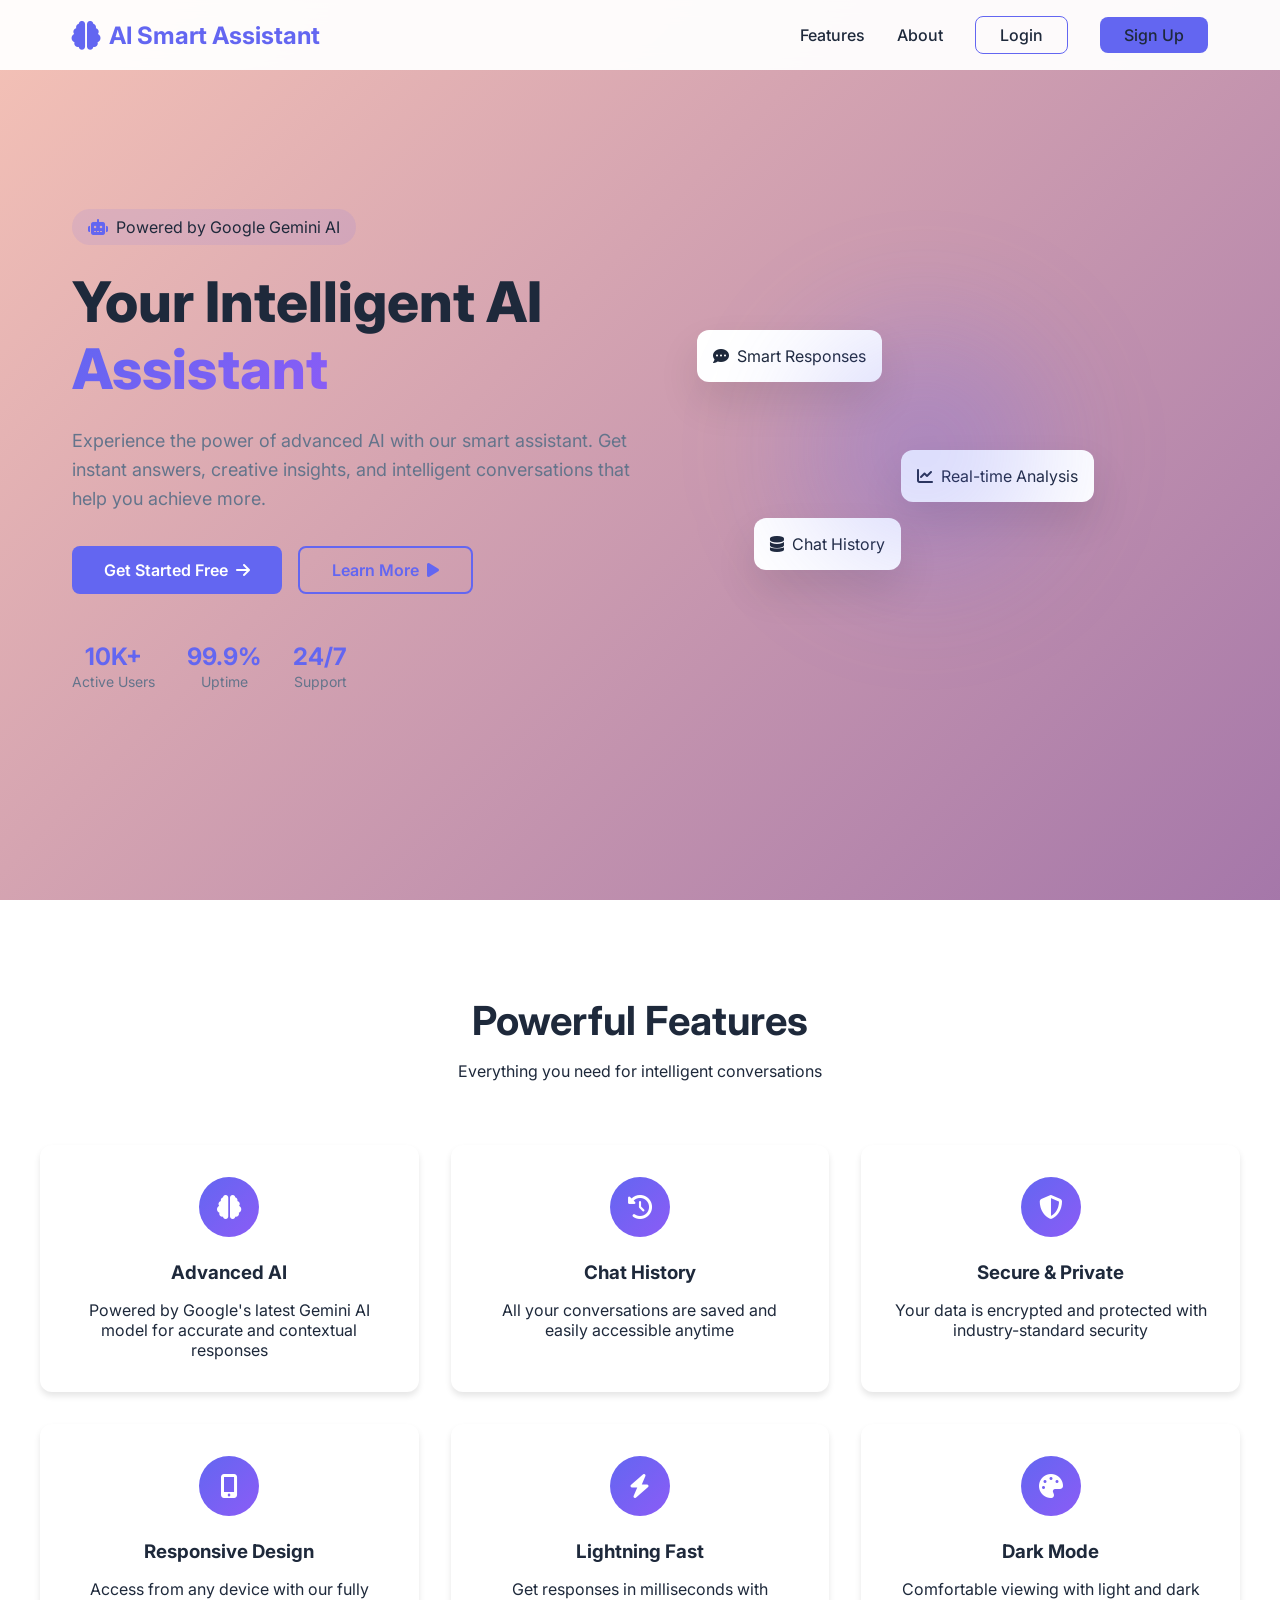
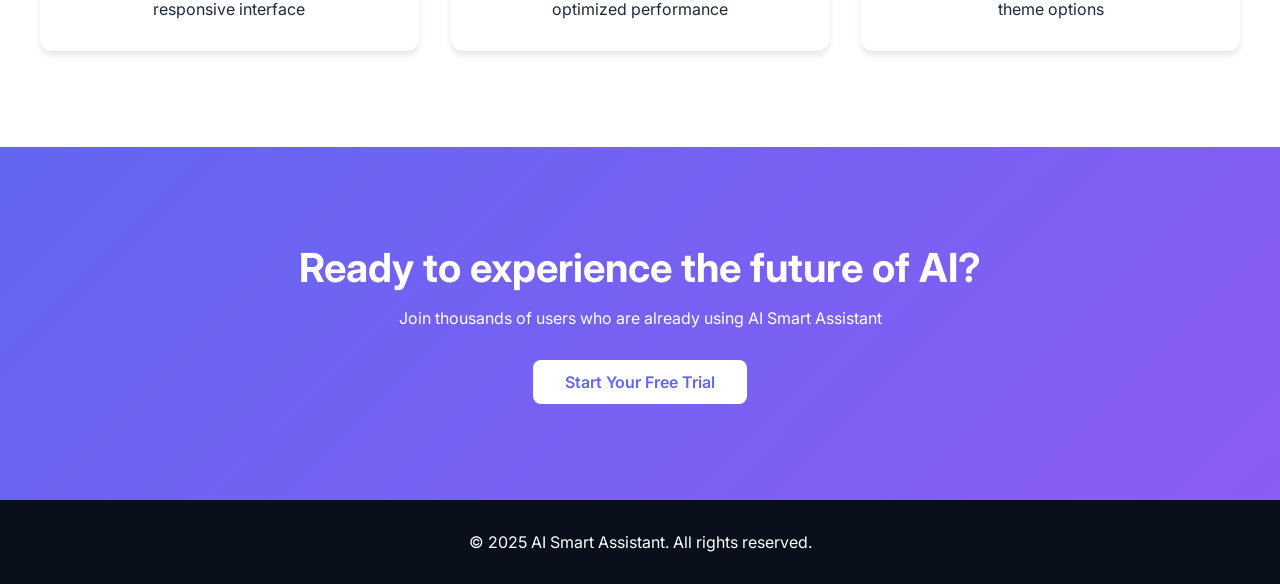
<file: frontend/index.html>
<!DOCTYPE html>
<html lang="en">
<head>
    <meta charset="UTF-8">
    <meta name="viewport" content="width=device-width, initial-scale=1.0">
    <title>AI Smart Assistant | Your Intelligent AI Companion</title>
    <link rel="stylesheet" href="css/style.css">
    <link href="https://fonts.googleapis.com/css2?family=Inter:wght@300;400;500;600;700;800&display=swap" rel="stylesheet">
    <link rel="stylesheet" href="https://cdnjs.cloudflare.com/ajax/libs/font-awesome/6.4.0/css/all.min.css">
</head>
<body>
    <!-- Navigation -->
    <nav class="navbar">
        <div class="nav-container">
            <div class="nav-logo">
                <i class="fas fa-brain"></i>
                <span>AI Smart Assistant</span>
            </div>
            <div class="nav-links">
                <a href="#features">Features</a>
                <a href="#about">About</a>
                <a href="login.html" class="btn-login">Login</a>
                <a href="signup.html" class="btn-signup">Sign Up</a>
            </div>
            <button class="nav-hamburger" id="navHamburger" aria-label="Open menu" aria-expanded="false">
                <span></span><span></span><span></span>
            </button>
        </div>
    </nav>

    <!-- Mobile Nav Drawer -->
    <div class="mobile-nav-drawer" id="mobileNavDrawer" aria-hidden="true">
        <div class="mobile-nav-backdrop" id="mobileNavBackdrop"></div>
        <nav class="mobile-nav-panel">
            <a href="#features"><i class="fas fa-bolt"></i> Features</a>
            <a href="#about"><i class="fas fa-info-circle"></i> About</a>
            <a href="login.html" class="btn-login"><i class="fas fa-sign-in-alt"></i> Login</a>
            <a href="signup.html" class="btn-signup"><i class="fas fa-user-plus"></i> Sign Up</a>
        </nav>
    </div>

    <!-- Hero Section -->
    <section class="hero">
        <div class="hero-content">
            <div class="hero-badge">
                <i class="fas fa-robot"></i>
                <span>Powered by Google Gemini AI</span>
            </div>
            <h1 class="hero-title">
                Your Intelligent AI
                <span class="gradient-text">Assistant</span>
            </h1>
            <p class="hero-description">
                Experience the power of advanced AI with our smart assistant. Get instant answers, 
                creative insights, and intelligent conversations that help you achieve more.
            </p>
            <div class="hero-buttons">
                <a href="signup.html" class="btn-primary">
                    Get Started Free
                    <i class="fas fa-arrow-right"></i>
                </a>
                <a href="#features" class="btn-secondary">
                    Learn More
                    <i class="fas fa-play"></i>
                </a>
            </div>
            <div class="hero-stats">
                <div class="stat">
                    <span class="stat-number">10K+</span>
                    <span class="stat-label">Active Users</span>
                </div>
                <div class="stat">
                    <span class="stat-number">99.9%</span>
                    <span class="stat-label">Uptime</span>
                </div>
                <div class="stat">
                    <span class="stat-number">24/7</span>
                    <span class="stat-label">Support</span>
                </div>
            </div>
        </div>
        <div class="hero-image">
            <div class="floating-card card-1">
                <i class="fas fa-comment-dots"></i>
                <span>Smart Responses</span>
            </div>
            <div class="floating-card card-2">
                <i class="fas fa-chart-line"></i>
                <span>Real-time Analysis</span>
            </div>
            <div class="floating-card card-3">
                <i class="fas fa-database"></i>
                <span>Chat History</span>
            </div>
            <div class="hero-glow"></div>
        </div>
    </section>

    <!-- Features Section -->
    <section id="features" class="features">
        <div class="container">
            <div class="section-header">
                <h2>Powerful Features</h2>
                <p>Everything you need for intelligent conversations</p>
            </div>
            <div class="features-grid">
                <div class="feature-card">
                    <div class="feature-icon">
                        <i class="fas fa-brain"></i>
                    </div>
                    <h3>Advanced AI</h3>
                    <p>Powered by Google's latest Gemini AI model for accurate and contextual responses</p>
                </div>
                <div class="feature-card">
                    <div class="feature-icon">
                        <i class="fas fa-history"></i>
                    </div>
                    <h3>Chat History</h3>
                    <p>All your conversations are saved and easily accessible anytime</p>
                </div>
                <div class="feature-card">
                    <div class="feature-icon">
                        <i class="fas fa-shield-alt"></i>
                    </div>
                    <h3>Secure & Private</h3>
                    <p>Your data is encrypted and protected with industry-standard security</p>
                </div>
                <div class="feature-card">
                    <div class="feature-icon">
                        <i class="fas fa-mobile-alt"></i>
                    </div>
                    <h3>Responsive Design</h3>
                    <p>Access from any device with our fully responsive interface</p>
                </div>
                <div class="feature-card">
                    <div class="feature-icon">
                        <i class="fas fa-bolt"></i>
                    </div>
                    <h3>Lightning Fast</h3>
                    <p>Get responses in milliseconds with optimized performance</p>
                </div>
                <div class="feature-card">
                    <div class="feature-icon">
                        <i class="fas fa-palette"></i>
                    </div>
                    <h3>Dark Mode</h3>
                    <p>Comfortable viewing with light and dark theme options</p>
                </div>
            </div>
        </div>
    </section>

    <!-- CTA Section -->
    <section class="cta">
        <div class="container">
            <h2>Ready to experience the future of AI?</h2>
            <p>Join thousands of users who are already using AI Smart Assistant</p>
            <a href="signup.html" class="btn-primary">Start Your Free Trial</a>
        </div>
    </section>

    <!-- Footer -->
    <footer class="footer">
        <div class="container">
            <p>&copy; 2025 AI Smart Assistant. All rights reserved.</p>
        </div>
    </footer>

    <script src="js/utils.js"></script>
    <script>
        const hamburger = document.getElementById('navHamburger');
        const drawer = document.getElementById('mobileNavDrawer');
        const backdrop = document.getElementById('mobileNavBackdrop');

        function toggleNav(open) {
            hamburger.classList.toggle('open', open);
            drawer.classList.toggle('open', open);
            drawer.setAttribute('aria-hidden', String(!open));
            hamburger.setAttribute('aria-expanded', String(open));
            document.body.style.overflow = open ? 'hidden' : '';
        }

        hamburger.addEventListener('click', () => toggleNav(!drawer.classList.contains('open')));
        backdrop.addEventListener('click', () => toggleNav(false));
        drawer.querySelectorAll('a').forEach(a => a.addEventListener('click', () => toggleNav(false)));
    </script>
</body>
</html>
</file>
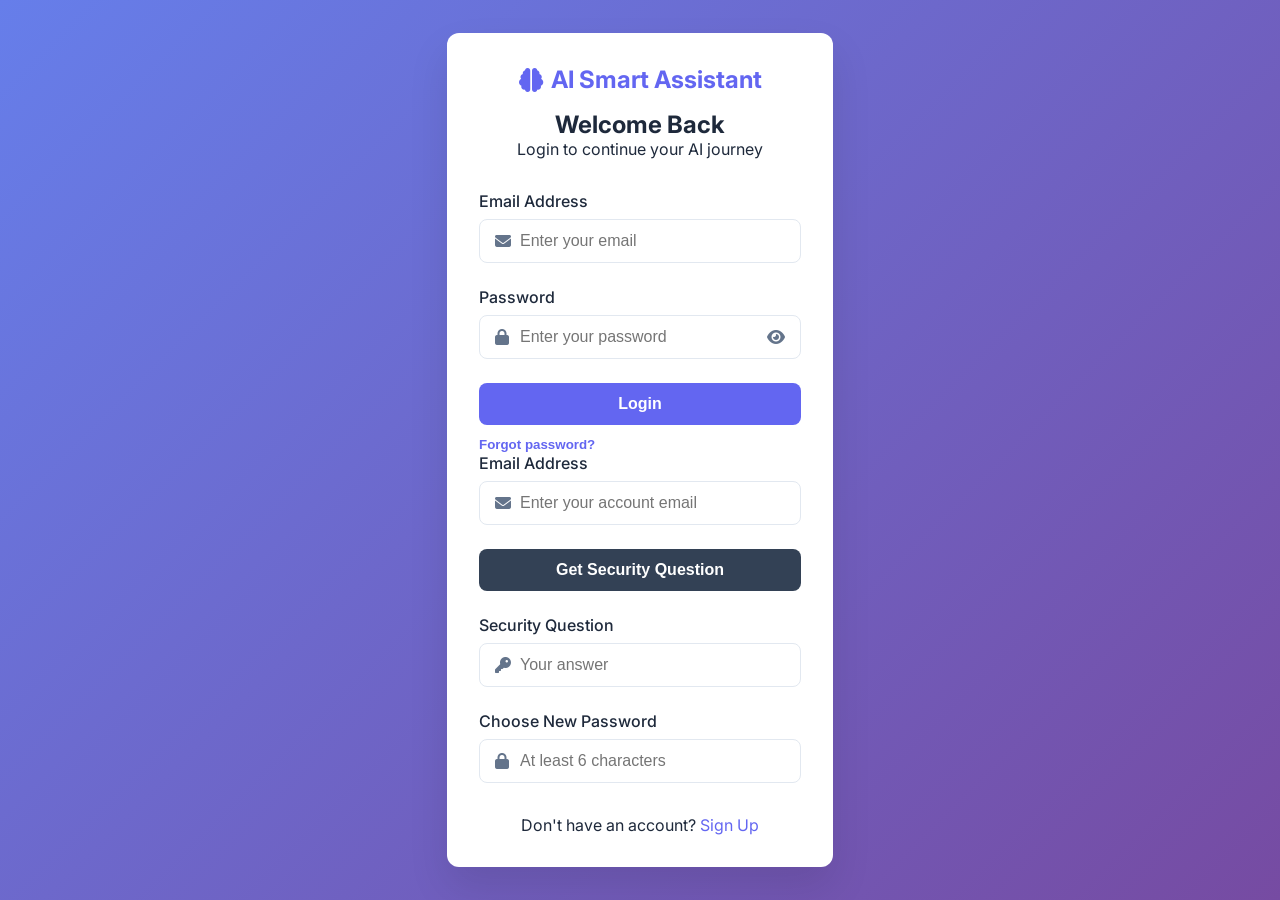
<file: frontend/dashboard.html>
<!DOCTYPE html>
<html lang="en">
<head>
    <meta charset="UTF-8">
    <meta name="viewport" content="width=device-width, initial-scale=1.0">
    <title>Dashboard - AI Smart Assistant</title>
    <link rel="stylesheet" href="css/style.css">
    <link href="https://fonts.googleapis.com/css2?family=Inter:wght@300;400;500;600;700;800&display=swap" rel="stylesheet">
    <link rel="stylesheet" href="https://cdnjs.cloudflare.com/ajax/libs/font-awesome/6.4.0/css/all.min.css">
</head>
<body class="dashboard-page">
    <button id="mobileMenuBtn" class="mobile-menu-btn" aria-label="Open menu">
        <i class="fas fa-bars"></i>
    </button>
    <div id="sidebarOverlay" class="sidebar-overlay"></div>

    <div class="dashboard-container">
        <!-- Sidebar -->
        <aside class="sidebar">
            <div class="sidebar-header">
                <div class="logo">
                    <i class="fas fa-brain"></i>
                    <span>AI Assistant</span>
                </div>
                <button id="newChatBtn" class="new-chat-btn">
                    <i class="fas fa-plus"></i>
                    New Chat
                </button>
            </div>
            
            <div class="sidebar-content">
                <div class="history-header">
                    <i class="fas fa-history"></i>
                    <span>Recent Chats</span>
                </div>
                <div class="history-tools">
                    <input id="chatSearchInput" type="text" placeholder="Search chats...">
                </div>
                <div id="chatHistoryList" class="chat-history-list">
                    <!-- Chat history items will be loaded here -->
                </div>

                <div class="groups-panel">
                    <div class="history-header">
                        <i class="fas fa-user-group"></i>
                        <span>Private Groups</span>
                    </div>
                    <div class="group-actions">
                        <button id="createGroupBtn" class="header-action-btn small">Create Group</button>
                        <button id="joinGroupBtn" class="header-action-btn small">Join via Link</button>
                    </div>
                    <div class="group-actions">
                        <button id="exitGroupBtn" class="header-action-btn small">Exit Group</button>
                        <button id="deleteGroupBtn" class="header-action-btn small stop">Delete Group</button>
                    </div>
                    <div id="groupList" class="chat-history-list"></div>
                </div>
            </div>
            
            <div class="sidebar-footer">
                <a href="profile.html" class="profile-link">
                    <i class="fas fa-user-gear"></i>
                    Profile
                </a>
                <div class="theme-picker">
                    <label for="chatThemeSelect">Chat Theme</label>
                    <select id="chatThemeSelect">
                        <option value="indigo">Indigo</option>
                        <option value="ocean">Ocean</option>
                        <option value="forest">Forest</option>
                        <option value="sunset">Sunset</option>
                        <option value="mono">Mono</option>
                    </select>
                </div>
                <div class="theme-toggle" id="themeToggle">
                    <i class="fas fa-moon"></i>
                    <span>Dark Mode</span>
                </div>
                <button id="logoutBtn" class="logout-btn">
                    <i class="fas fa-sign-out-alt"></i>
                    Logout
                </button>
            </div>
        </aside>
        
        <!-- Main Chat Area -->
        <main class="chat-area">
            <div class="chat-header">
                <div class="user-info">
                    <i class="fas fa-user-circle"></i>
                    <span id="usernameDisplay"></span>
                </div>
                <div id="responseTimer" class="response-timer" hidden>
                    <i class="fas fa-clock"></i>
                    <span id="responseTimerValue">0.0s</span>
                </div>
                <div class="chat-actions">
                    <button id="attachDocBtn" class="header-action-btn" title="Upload document">
                        <i class="fas fa-file-upload"></i>
                        Upload
                    </button>
                    <button id="uploadGroupImageBtn" class="header-action-btn" title="Upload image in group">
                        <i class="fas fa-image"></i>
                        Group Image
                    </button>
                    <button id="createImageBtn" class="header-action-btn" title="Generate image">
                        <i class="fas fa-image"></i>
                        Image
                    </button>
                    <button id="voiceInputBtn" class="header-action-btn" title="Voice input">
                        <i class="fas fa-microphone"></i>
                        Voice
                    </button>
                    <button id="voiceReadBtn" class="header-action-btn" title="Read latest reply">
                        <i class="fas fa-volume-high"></i>
                        Speak
                    </button>
                    <input id="docInput" type="file" accept=".txt,.md,.csv,.json,.py,.js,.ts,.html,.css,.xml,.yaml,.yml,.pdf,.doc,.docx" hidden>
                    <input id="groupImageInput" type="file" accept="image/png,image/jpeg,image/webp,image/gif" hidden>
                    <button id="regenerateBtn" class="header-action-btn" title="Regenerate last response">
                        <i class="fas fa-rotate-right"></i>
                        Regenerate
                    </button>
                    <button id="stopBtn" class="header-action-btn stop" title="Stop generating" disabled>
                        <i class="fas fa-stop"></i>
                        Stop
                    </button>
                </div>
            </div>
            
            <div id="chatMessages" class="chat-messages">
                <div class="welcome-message">
                    <div class="welcome-icon">
                        <i class="fas fa-robot"></i>
                    </div>
                    <h3>Welcome to AI Smart Assistant</h3>
                    <p>Try a suggested prompt or upload a document to ask questions about it.</p>
                    <div class="quick-actions">
                        <button class="quick-prompt" data-prompt="Summarize my latest conversation in bullet points.">Summarize chat</button>
                        <button class="quick-prompt" data-prompt="Help me write a polished email response.">Draft an email</button>
                        <button class="quick-prompt" data-prompt="Give me a step-by-step plan to solve my current problem.">Create a plan</button>
                    </div>
                </div>
            </div>
            
            <div class="chat-input-container">
                <div class="input-wrapper">
                    <textarea id="userInput" placeholder="Ask me anything..." rows="1"></textarea>
                    <button id="sendBtn" class="send-btn">
                        <i class="fas fa-paper-plane"></i>
                    </button>
                </div>
                <div class="input-hint">
                    Press Enter to send, Shift + Enter for new line
                </div>
            </div>
        </main>
    </div>

    <div id="toast" class="toast"></div>
    <script src="https://cdn.socket.io/4.7.5/socket.io.min.js"></script>
    <script src="js/utils.js"></script>
    <script src="js/chat.js"></script>
</body>
</html>
</file>
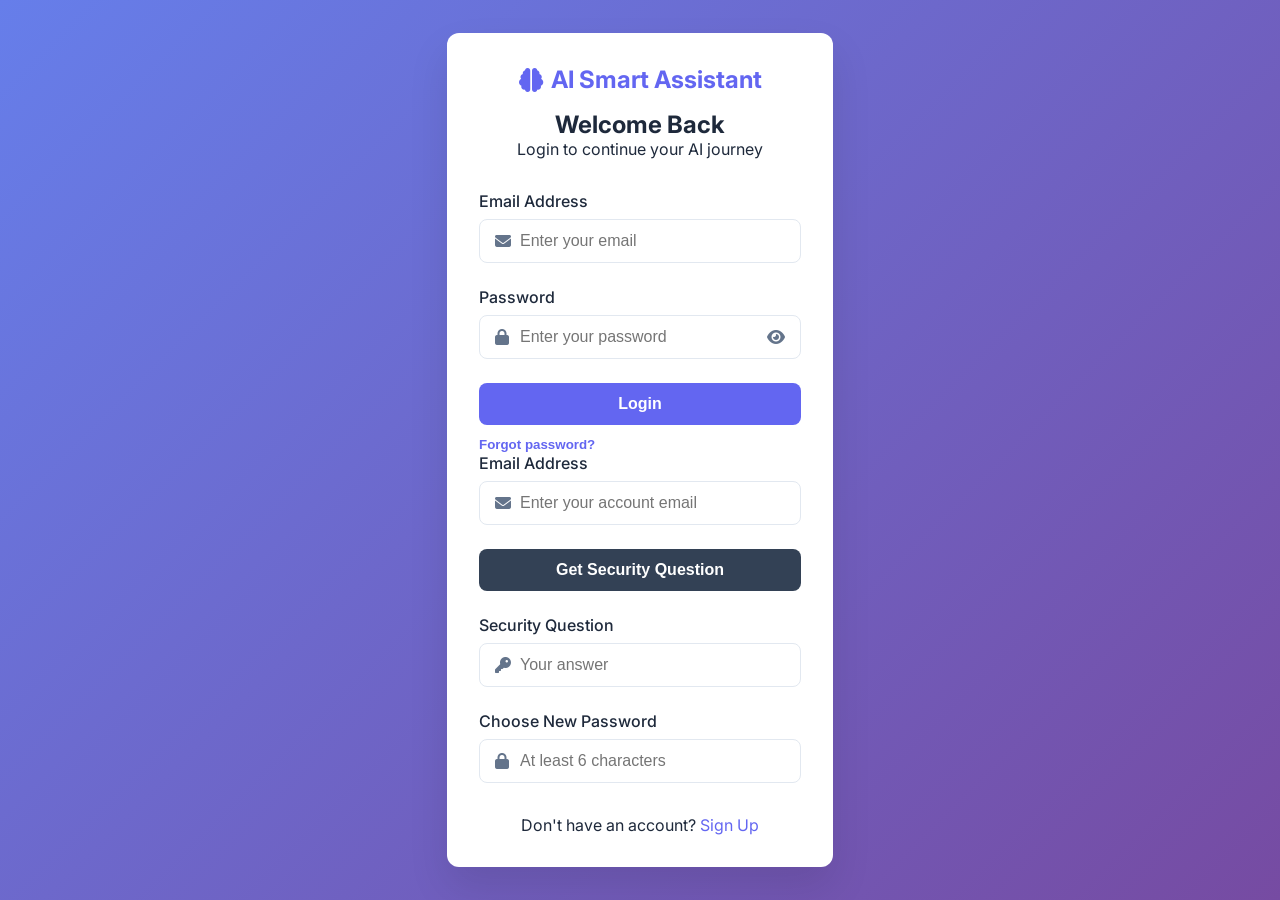
<file: frontend/login.html>
<!DOCTYPE html>
<html lang="en">
<head>
    <meta charset="UTF-8">
    <meta name="viewport" content="width=device-width, initial-scale=1.0">
    <title>Login - AI Smart Assistant</title>
    <link rel="stylesheet" href="css/style.css">
    <link href="https://fonts.googleapis.com/css2?family=Inter:wght@300;400;500;600;700;800&display=swap" rel="stylesheet">
    <link rel="stylesheet" href="https://cdnjs.cloudflare.com/ajax/libs/font-awesome/6.4.0/css/all.min.css">
</head>
<body class="auth-page">
    <div class="auth-container">
        <div class="auth-card">
            <div class="auth-header">
                <div class="auth-logo">
                    <i class="fas fa-brain"></i>
                    <span>AI Smart Assistant</span>
                </div>
                <h2>Welcome Back</h2>
                <p>Login to continue your AI journey</p>
            </div>
            
            <form id="loginForm" class="auth-form">
                <div class="form-group">
                    <label for="email">Email Address</label>
                    <div class="input-group">
                        <i class="fas fa-envelope"></i>
                        <input type="email" id="email" name="email" required placeholder="Enter your email">
                    </div>
                </div>
                
                <div class="form-group">
                    <label for="password">Password</label>
                    <div class="input-group">
                        <i class="fas fa-lock"></i>
                        <input type="password" id="password" name="password" required placeholder="Enter your password">
                        <i class="fas fa-eye toggle-password"></i>
                    </div>
                </div>
                
                <button type="submit" class="btn-submit">Login</button>
            </form>

            <button id="toggleForgotPassword" type="button" class="text-link-btn">Forgot password?</button>

            <form id="forgotPasswordForm" class="auth-form" hidden>
                <div class="form-group">
                    <label for="recoveryEmail">Email Address</label>
                    <div class="input-group">
                        <i class="fas fa-envelope"></i>
                        <input type="email" id="recoveryEmail" name="recoveryEmail" placeholder="Enter your account email">
                    </div>
                </div>

                <button id="getSecurityQuestionBtn" type="button" class="btn-submit secondary-btn">Get Security Question</button>

                <div id="securityQuestionWrap" class="form-group" hidden>
                    <label id="securityQuestionLabel" for="securityAnswer">Security Question</label>
                    <div class="input-group">
                        <i class="fas fa-key"></i>
                        <input type="text" id="securityAnswer" name="securityAnswer" placeholder="Your answer">
                    </div>
                </div>

                <div id="newPasswordWrap" class="form-group" hidden>
                    <label for="newPassword">Choose New Password</label>
                    <div class="input-group">
                        <i class="fas fa-lock"></i>
                        <input type="password" id="newPassword" name="newPassword" placeholder="At least 6 characters">
                    </div>
                </div>

                <button id="resetPasswordBtn" type="submit" class="btn-submit" hidden>Reset Password</button>
            </form>
            
            <div class="auth-footer">
                <p>Don't have an account? <a href="signup.html">Sign Up</a></p>
            </div>
        </div>
    </div>
    
    <div id="toast" class="toast"></div>
    <script src="js/auth.js"></script>
</body>
</html>
</file>
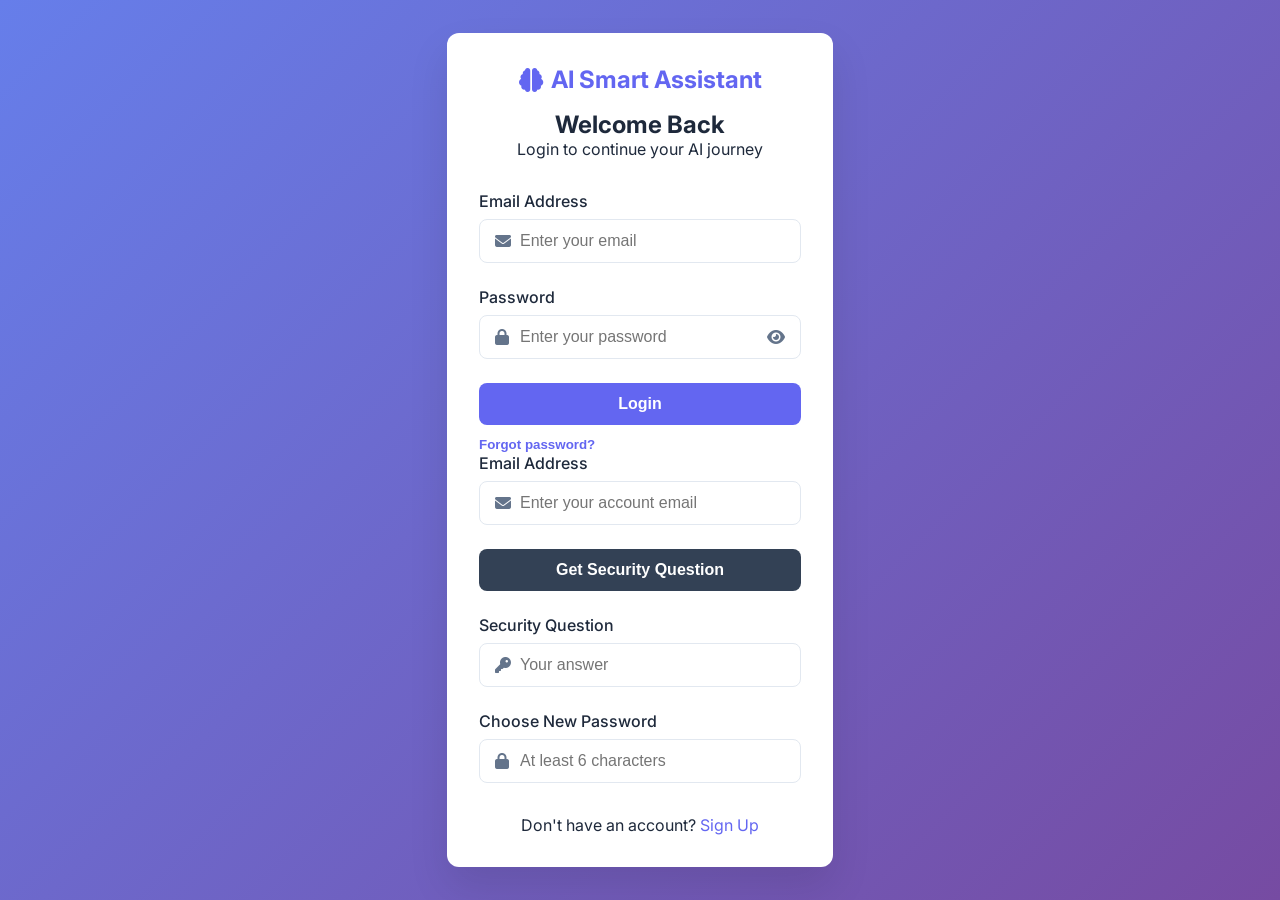
<file: frontend/profile.html>
<!DOCTYPE html>
<html lang="en">
<head>
    <meta charset="UTF-8">
    <meta name="viewport" content="width=device-width, initial-scale=1.0">
    <title>Profile - AI Smart Assistant</title>
    <link rel="stylesheet" href="css/style.css">
    <link href="https://fonts.googleapis.com/css2?family=Inter:wght@300;400;500;600;700;800&display=swap" rel="stylesheet">
    <link rel="stylesheet" href="https://cdnjs.cloudflare.com/ajax/libs/font-awesome/6.4.0/css/all.min.css">
</head>
<body class="profile-page">
    <div class="profile-container">
        <div class="profile-card">
            <h1>Your Profile</h1>
            <p class="profile-subtitle">Update your display name, avatar, and timezone preferences.</p>

            <img id="avatarPreview" class="profile-avatar-preview" src="" alt="Avatar preview" hidden>

            <form id="profileForm" class="profile-form">
                <div>
                    <label for="username">Display Name</label>
                    <input id="username" name="username" type="text" required minlength="3" placeholder="Your name">
                </div>

                <div>
                    <label for="email">Email</label>
                    <input id="email" name="email" type="email" readonly>
                </div>

                <div>
                    <label for="avatar">Avatar URL</label>
                    <input id="avatar" name="avatar" type="url" placeholder="https://example.com/avatar.png">
                </div>

                <div>
                    <label for="timezone">Timezone</label>
                    <select id="timezone" name="timezone"></select>
                </div>

                <div class="profile-actions">
                    <button type="submit" class="btn-submit">Save Profile</button>
                    <a class="profile-back" href="dashboard.html">Back to Dashboard</a>
                </div>
            </form>

            <div class="sessions-card">
                <h2>Device Sessions</h2>
                <p class="profile-subtitle">Manage where your account is logged in.</p>
                <button id="revokeAllSessionsBtn" type="button" class="btn-submit secondary-btn">Logout All Devices</button>
                <div id="sessionList" class="session-list"></div>
            </div>
        </div>
    </div>

    <div id="toast" class="toast"></div>
    <script src="js/utils.js"></script>
    <script src="js/profile.js"></script>
</body>
</html>
</file>
<file: frontend/css/style.css>
:root {
    --primary-color: #6366f1;
    --primary-dark: #4f46e5;
    --secondary-color: #8b5cf6;
    --dark-bg: #0f172a;
    --darker-bg: #0a0f1c;
    --light-bg: #ffffff;
    --card-bg: rgba(255, 255, 255, 0.05);
    --text-light: #f1f5f9;
    --text-dark: #1e293b;
    --text-gray: #64748b;
    --success: #10b981;
    --error: #ef4444;
    --warning: #f59e0b;
    --border-radius: 12px;
    --glass-bg: rgba(255, 255, 255, 0.1);
    --glass-border: rgba(255, 255, 255, 0.2);
}

* {
    margin: 0;
    padding: 0;
    box-sizing: border-box;
}

body {
    font-family: 'Inter', sans-serif;
    background: linear-gradient(135deg, #f5c2b6 0%, #764ba2 100%);
    color: var(--text-dark);
    overflow-x: hidden;
}

/* Glassmorphism Effects */
.glass-card {
    background: var(--glass-bg);
    backdrop-filter: blur(10px);
    border: 1px solid var(--glass-border);
    border-radius: var(--border-radius);
}

/* Navbar */
.navbar {
    position: fixed;
    top: 0;
    width: 100%;
    padding: 1rem 0;
    background: rgba(255, 255, 255, 0.95);
    backdrop-filter: blur(10px);
    z-index: 1000;
    transition: all 0.3s ease;
}

.nav-container {
    max-width: 1200px;
    margin: 0 auto;
    padding: 0 2rem;
    display: flex;
    justify-content: space-between;
    align-items: center;
}

.nav-logo {
    display: flex;
    align-items: center;
    gap: 0.5rem;
    font-size: 1.5rem;
    font-weight: bold;
    color: var(--primary-color);
}

.nav-logo i {
    font-size: 1.8rem;
}

.nav-links {
    display: flex;
    gap: 2rem;
    align-items: center;
}

.nav-links a {
    text-decoration: none;
    color: var(--text-dark);
    font-weight: 500;
    transition: color 0.3s;
}

.nav-links a:hover {
    color: var(--primary-color);
}

.btn-login, .btn-signup {
    padding: 0.5rem 1.5rem;
    border-radius: 8px;
    transition: all 0.3s;
}

.btn-login {
    color: var(--primary-color);
    border: 1px solid var(--primary-color);
}

.btn-login:hover {
    background: var(--primary-color);
    color: white;
}

.btn-signup {
    background: var(--primary-color);
    color: white;
}

.btn-signup:hover {
    background: var(--primary-dark);
    transform: translateY(-2px);
}

/* Hero Section */
.hero {
    min-height: 100vh;
    display: flex;
    align-items: center;
    justify-content: space-between;
    max-width: 1200px;
    margin: 0 auto;
    padding: 6rem 2rem;
    position: relative;
}

.hero-content {
    flex: 1;
    animation: fadeInUp 1s ease;
}

.hero-badge {
    display: inline-flex;
    align-items: center;
    gap: 0.5rem;
    background: rgba(99, 102, 241, 0.1);
    padding: 0.5rem 1rem;
    border-radius: 50px;
    margin-bottom: 1.5rem;
}

.hero-badge i {
    color: var(--primary-color);
}

.hero-title {
    font-size: 3.5rem;
    font-weight: 800;
    line-height: 1.2;
    margin-bottom: 1.5rem;
}

.gradient-text {
    background: linear-gradient(135deg, var(--primary-color), var(--secondary-color));
    -webkit-background-clip: text;
    -webkit-text-fill-color: transparent;
    background-clip: text;
}

.hero-description {
    font-size: 1.125rem;
    color: var(--text-gray);
    margin-bottom: 2rem;
    line-height: 1.6;
}

.hero-buttons {
    display: flex;
    gap: 1rem;
    margin-bottom: 3rem;
}

.btn-primary, .btn-secondary {
    padding: 0.75rem 2rem;
    border-radius: 8px;
    text-decoration: none;
    font-weight: 600;
    transition: all 0.3s;
    display: inline-flex;
    align-items: center;
    gap: 0.5rem;
}

.btn-primary {
    background: var(--primary-color);
    color: white;
}

.btn-primary:hover {
    background: var(--primary-dark);
    transform: translateY(-2px);
    box-shadow: 0 10px 25px rgba(99, 102, 241, 0.3);
}

.btn-secondary {
    border: 2px solid var(--primary-color);
    color: var(--primary-color);
}

.btn-secondary:hover {
    background: var(--primary-color);
    color: white;
}

.hero-stats {
    display: flex;
    gap: 2rem;
}

.stat {
    text-align: center;
}

.stat-number {
    display: block;
    font-size: 1.5rem;
    font-weight: bold;
    color: var(--primary-color);
}

.stat-label {
    font-size: 0.875rem;
    color: var(--text-gray);
}

.hero-image {
    flex: 1;
    position: relative;
    height: 400px;
}

.floating-card {
    position: absolute;
    background: white;
    padding: 1rem;
    border-radius: 12px;
    box-shadow: 0 20px 40px rgba(0, 0, 0, 0.1);
    display: flex;
    align-items: center;
    gap: 0.5rem;
    animation: float 3s ease-in-out infinite;
}

.card-1 {
    top: 20%;
    left: 10%;
    animation-delay: 0s;
}

.card-2 {
    top: 50%;
    right: 20%;
    animation-delay: 1s;
}

.card-3 {
    bottom: 20%;
    left: 20%;
    animation-delay: 2s;
}

.hero-glow {
    position: absolute;
    width: 300px;
    height: 300px;
    background: radial-gradient(circle, rgba(99, 102, 241, 0.3), transparent);
    border-radius: 50%;
    top: 50%;
    left: 50%;
    transform: translate(-50%, -50%);
    filter: blur(50px);
}

/* Features Section */
.features {
    padding: 6rem 2rem;
    background: var(--light-bg);
}

.container {
    max-width: 1200px;
    margin: 0 auto;
}

.section-header {
    text-align: center;
    margin-bottom: 4rem;
}

.section-header h2 {
    font-size: 2.5rem;
    margin-bottom: 1rem;
}

.features-grid {
    display: grid;
    grid-template-columns: repeat(auto-fit, minmax(300px, 1fr));
    gap: 2rem;
}

.feature-card {
    background: white;
    padding: 2rem;
    border-radius: var(--border-radius);
    text-align: center;
    transition: all 0.3s;
    box-shadow: 0 4px 6px rgba(0, 0, 0, 0.1);
}

.feature-card:hover {
    transform: translateY(-10px);
    box-shadow: 0 20px 40px rgba(0, 0, 0, 0.1);
}

.feature-icon {
    width: 60px;
    height: 60px;
    background: linear-gradient(135deg, var(--primary-color), var(--secondary-color));
    border-radius: 50%;
    display: flex;
    align-items: center;
    justify-content: center;
    margin: 0 auto 1.5rem;
}

.feature-icon i {
    font-size: 1.5rem;
    color: white;
}

.feature-card h3 {
    margin-bottom: 1rem;
}

/* CTA Section */
.cta {
    padding: 6rem 2rem;
    background: linear-gradient(135deg, var(--primary-color), var(--secondary-color));
    text-align: center;
    color: white;
}

.cta h2 {
    font-size: 2.5rem;
    margin-bottom: 1rem;
}

.cta p {
    margin-bottom: 2rem;
}

.cta .btn-primary {
    background: white;
    color: var(--primary-color);
}

.cta .btn-primary:hover {
    transform: translateY(-2px);
    box-shadow: 0 10px 25px rgba(0, 0, 0, 0.2);
}

/* Footer */
.footer {
    padding: 2rem;
    text-align: center;
    background: var(--darker-bg);
    color: white;
}

/* Auth Pages */
.auth-page {
    background: linear-gradient(135deg, #667eea 0%, #764ba2 100%);
    min-height: 100vh;
    display: flex;
    align-items: center;
    justify-content: center;
}

.auth-container {
    width: 100%;
    max-width: 450px;
    padding: 2rem;
}

.auth-card {
    background: white;
    border-radius: var(--border-radius);
    padding: 2rem;
    box-shadow: 0 20px 40px rgba(0, 0, 0, 0.1);
}

.auth-header {
    text-align: center;
    margin-bottom: 2rem;
}

.auth-logo {
    display: inline-flex;
    align-items: center;
    gap: 0.5rem;
    font-size: 1.5rem;
    font-weight: bold;
    color: var(--primary-color);
    margin-bottom: 1rem;
}

.auth-form {
    display: flex;
    flex-direction: column;
    gap: 1.5rem;
}

.form-group {
    display: flex;
    flex-direction: column;
    gap: 0.5rem;
}

.form-group label {
    font-weight: 500;
    color: var(--text-dark);
}

.input-group {
    position: relative;
    display: flex;
    align-items: center;
}

.input-group i:first-child {
    position: absolute;
    left: 1rem;
    color: var(--text-gray);
}

.input-group input {
    width: 100%;
    padding: 0.75rem 1rem 0.75rem 2.5rem;
    border: 1px solid #e2e8f0;
    border-radius: 8px;
    font-size: 1rem;
    transition: all 0.3s;
}

.input-group select {
    width: 100%;
    padding: 0.75rem 1rem 0.75rem 2.5rem;
    border: 1px solid #e2e8f0;
    border-radius: 8px;
    font-size: 1rem;
    background: #ffffff;
    color: var(--text-dark);
}

.input-group input:focus {
    outline: none;
    border-color: var(--primary-color);
}

.toggle-password {
    position: absolute;
    right: 1rem;
    cursor: pointer;
    color: var(--text-gray);
}

.btn-submit {
    background: var(--primary-color);
    color: white;
    padding: 0.75rem;
    border: none;
    border-radius: 8px;
    font-size: 1rem;
    font-weight: 600;
    cursor: pointer;
    transition: all 0.3s;
}

.btn-submit:hover {
    background: var(--primary-dark);
    transform: translateY(-2px);
}

.btn-submit.secondary-btn {
    background: #334155;
}

.btn-submit.secondary-btn:hover {
    background: #1e293b;
}

.text-link-btn {
    margin-top: 0.75rem;
    border: none;
    background: transparent;
    color: var(--primary-color);
    cursor: pointer;
    font-weight: 600;
    text-align: left;
    padding: 0;
}

.text-link-btn:hover {
    text-decoration: underline;
}

.auth-footer {
    text-align: center;
    margin-top: 2rem;
}

.auth-footer a {
    color: var(--primary-color);
    text-decoration: none;
}

/* Dashboard */
.dashboard-page {
    background: var(--darker-bg);
    overflow: hidden;
}

.dashboard-container {
    display: flex;
    height: 100vh;
}

.sidebar {
    width: 280px;
    background: rgba(15, 23, 42, 0.95);
    backdrop-filter: blur(10px);
    border-right: 1px solid rgba(255, 255, 255, 0.1);
    display: flex;
    flex-direction: column;
    transition: all 0.3s;
}

.sidebar-header {
    padding: 1.5rem;
    border-bottom: 1px solid rgba(255, 255, 255, 0.1);
}

.logo {
    display: flex;
    align-items: center;
    gap: 0.5rem;
    font-size: 1.25rem;
    font-weight: bold;
    color: white;
    margin-bottom: 1rem;
}

.new-chat-btn {
    width: 100%;
    padding: 0.75rem;
    background: var(--primary-color);
    color: white;
    border: none;
    border-radius: 8px;
    cursor: pointer;
    display: flex;
    align-items: center;
    justify-content: center;
    gap: 0.5rem;
    font-weight: 600;
    transition: all 0.3s;
}

.new-chat-btn:hover {
    background: var(--primary-dark);
    transform: translateY(-2px);
}

.sidebar-content {
    flex: 1;
    overflow-y: auto;
    padding: 1rem;
}

.history-header {
    display: flex;
    align-items: center;
    gap: 0.5rem;
    color: var(--text-gray);
    padding: 0.5rem;
    margin-bottom: 1rem;
}

.history-tools {
    margin-bottom: 0.75rem;
}

.history-tools input {
    width: 100%;
    padding: 0.6rem 0.75rem;
    border-radius: 8px;
    border: 1px solid rgba(255, 255, 255, 0.2);
    background: rgba(255, 255, 255, 0.08);
    color: var(--text-light);
}

.history-tools input::placeholder {
    color: var(--text-gray);
}

.chat-history-list {
    display: flex;
    flex-direction: column;
    gap: 0.5rem;
}

.groups-panel {
    margin-top: 1rem;
    border-top: 1px solid rgba(255, 255, 255, 0.12);
    padding-top: 0.8rem;
}

.group-actions {
    display: grid;
    grid-template-columns: 1fr 1fr;
    gap: 0.45rem;
    margin-bottom: 0.65rem;
}

.header-action-btn.small {
    font-size: 0.75rem;
    padding: 0.35rem 0.45rem;
    justify-content: center;
}

.chat-history-empty {
    color: var(--text-gray);
    font-size: 0.85rem;
    padding: 0.5rem;
}

.chat-history-item {
    padding: 0.75rem;
    border-radius: 8px;
    cursor: pointer;
    transition: all 0.3s;
    color: var(--text-light);
}

.chat-history-item:hover {
    background: rgba(255, 255, 255, 0.1);
}

.chat-history-item.active {
    background: var(--primary-color);
}

.chat-history-title-row {
    display: flex;
    align-items: center;
    justify-content: space-between;
    gap: 0.5rem;
}

.chat-history-title {
    font-size: 0.875rem;
    margin-bottom: 0.25rem;
    overflow: hidden;
    text-overflow: ellipsis;
    white-space: nowrap;
}

.chat-history-footer {
    display: flex;
    align-items: center;
    justify-content: space-between;
    gap: 0.5rem;
}

.chat-history-date {
    font-size: 0.75rem;
    color: var(--text-gray);
}

.chat-history-actions {
    display: flex;
    align-items: center;
    gap: 0.25rem;
}

.chat-icon-btn {
    width: 28px;
    height: 28px;
    border: none;
    border-radius: 6px;
    background: rgba(255, 255, 255, 0.08);
    color: var(--text-light);
    cursor: pointer;
    transition: all 0.2s;
}

.chat-icon-btn:hover {
    background: rgba(255, 255, 255, 0.2);
}

.chat-icon-btn.delete {
    color: #fda4af;
}

.sidebar-footer {
    padding: 1rem;
    border-top: 1px solid rgba(255, 255, 255, 0.1);
}

.profile-link {
    display: flex;
    align-items: center;
    gap: 0.5rem;
    padding: 0.5rem;
    border-radius: 8px;
    text-decoration: none;
    color: var(--text-light);
    margin-bottom: 0.5rem;
}

.profile-link:hover {
    background: rgba(255, 255, 255, 0.1);
}

.theme-toggle {
    display: flex;
    align-items: center;
    gap: 0.5rem;
    padding: 0.5rem;
    cursor: pointer;
    border-radius: 8px;
    color: var(--text-light);
    margin-bottom: 0.5rem;
}

.theme-toggle:hover {
    background: rgba(255, 255, 255, 0.1);
}

.theme-picker {
    margin-bottom: 0.6rem;
}

.theme-picker label {
    display: block;
    color: #94a3b8;
    font-size: 0.78rem;
    margin-bottom: 0.3rem;
}

.theme-picker select {
    width: 100%;
    border-radius: 8px;
    border: 1px solid rgba(255, 255, 255, 0.24);
    background: rgba(255, 255, 255, 0.08);
    color: var(--text-light);
    padding: 0.45rem 0.55rem;
}

.logout-btn {
    width: 100%;
    padding: 0.5rem;
    background: transparent;
    color: var(--error);
    border: 1px solid var(--error);
    border-radius: 8px;
    cursor: pointer;
    display: flex;
    align-items: center;
    justify-content: center;
    gap: 0.5rem;
    transition: all 0.3s;
}

.logout-btn:hover {
    background: var(--error);
    color: white;
}

/* Chat Area */
.chat-area {
    flex: 1;
    display: flex;
    flex-direction: column;
    background: var(--darker-bg);
}

.chat-header {
    padding: 1rem 2rem;
    border-bottom: 1px solid rgba(255, 255, 255, 0.1);
    display: flex;
    justify-content: space-between;
}

.user-info {
    display: flex;
    align-items: center;
    gap: 0.5rem;
    color: var(--text-light);
}

.chat-actions {
    display: flex;
    align-items: center;
    gap: 0.5rem;
}

.header-action-btn {
    border: 1px solid rgba(255, 255, 255, 0.25);
    border-radius: 8px;
    background: rgba(255, 255, 255, 0.08);
    color: var(--text-light);
    padding: 0.45rem 0.7rem;
    cursor: pointer;
    display: flex;
    align-items: center;
    gap: 0.4rem;
}

.header-action-btn:hover:not(:disabled) {
    background: rgba(255, 255, 255, 0.18);
}

.header-action-btn.stop {
    border-color: rgba(239, 68, 68, 0.6);
    color: #fca5a5;
}

.header-action-btn:disabled {
    opacity: 0.45;
    cursor: not-allowed;
}

.response-timer {
    display: inline-flex;
    align-items: center;
    gap: 0.35rem;
    color: #93c5fd;
    font-size: 0.9rem;
}

.chat-messages {
    flex: 1;
    overflow-y: auto;
    padding: 2rem;
}

.welcome-message {
    text-align: center;
    padding: 3rem;
    color: var(--text-light);
}

.welcome-icon {
    font-size: 4rem;
    margin-bottom: 1rem;
}

.quick-actions {
    margin-top: 1rem;
    display: flex;
    gap: 0.6rem;
    justify-content: center;
    flex-wrap: wrap;
}

.quick-prompt {
    border: 1px solid rgba(255, 255, 255, 0.24);
    background: rgba(255, 255, 255, 0.1);
    color: var(--text-light);
    border-radius: 999px;
    padding: 0.45rem 0.8rem;
    font-size: 0.82rem;
    cursor: pointer;
}

.quick-prompt:hover {
    background: rgba(255, 255, 255, 0.18);
}

.message {
    display: flex;
    gap: 1rem;
    margin-bottom: 1.5rem;
    animation: fadeInUp 0.3s ease;
}

.message.user {
    flex-direction: row-reverse;
}

.message-content {
    max-width: 70%;
    padding: 1rem;
    border-radius: 12px;
    background: var(--card-bg);
    color: var(--text-light);
    overflow-wrap: anywhere;
    word-break: break-word;
}

.message.user .message-content {
    background: var(--primary-color);
}

.assistant-text {
    margin-bottom: 0.7rem;
    white-space: pre-wrap;
}

.assistant-text:last-child {
    margin-bottom: 0;
}

.assistant-image-wrap {
    margin: 0.4rem 0;
}

.assistant-generated-image {
    max-width: 100%;
    border-radius: 10px;
    border: 1px solid rgba(148, 163, 184, 0.35);
    height: auto;
}

.code-block-wrap {
    margin-top: 0.6rem;
    border: 1px solid rgba(148, 163, 184, 0.4);
    border-radius: 10px;
    overflow: hidden;
    background: rgba(15, 23, 42, 0.7);
}

.code-block-meta {
    display: flex;
    justify-content: space-between;
    align-items: center;
    padding: 0.4rem 0.55rem;
    background: rgba(15, 23, 42, 0.85);
    font-size: 0.76rem;
    color: #cbd5e1;
}

.copy-code-btn {
    border: 1px solid rgba(148, 163, 184, 0.5);
    background: transparent;
    color: #e2e8f0;
    border-radius: 6px;
    padding: 0.2rem 0.5rem;
    font-size: 0.74rem;
    cursor: pointer;
}

.copy-code-btn:hover {
    background: rgba(148, 163, 184, 0.2);
}

.assistant-code {
    margin: 0;
    padding: 0.75rem;
    max-height: 320px;
    overflow: auto;
}

.message-avatar {
    width: 40px;
    height: 40px;
    border-radius: 50%;
    display: flex;
    align-items: center;
    justify-content: center;
    background: var(--card-bg);
}

.typing-indicator {
    display: flex;
    gap: 0.5rem;
    padding: 1rem;
}

.typing-indicator span {
    width: 8px;
    height: 8px;
    border-radius: 50%;
    background: var(--text-light);
    animation: typing 1.4s infinite;
}

.typing-indicator span:nth-child(2) {
    animation-delay: 0.2s;
}

.typing-indicator span:nth-child(3) {
    animation-delay: 0.4s;
}

.chat-input-container {
    padding: 1rem 2rem;
    border-top: 1px solid rgba(255, 255, 255, 0.1);
}

.input-wrapper {
    display: flex;
    gap: 1rem;
    background: var(--card-bg);
    border-radius: 12px;
    padding: 0.5rem;
}

.input-wrapper textarea {
    flex: 1;
    background: transparent;
    border: none;
    padding: 0.5rem;
    color: var(--text-light);
    font-family: inherit;
    font-size: 1rem;
    resize: none;
    min-height: 40px;
    max-height: 180px;
}

.input-wrapper textarea:focus {
    outline: none;
}

.send-btn {
    width: 40px;
    height: 40px;
    border-radius: 8px;
    background: var(--primary-color);
    border: none;
    color: white;
    cursor: pointer;
    transition: all 0.3s;
}

.send-btn:hover {
    background: var(--primary-dark);
    transform: scale(1.05);
}

.input-hint {
    font-size: 0.75rem;
    color: var(--text-gray);
    margin-top: 0.5rem;
    text-align: center;
}

.tour-modal {
    position: fixed;
    inset: 0;
    background: rgba(2, 6, 23, 0.72);
    display: flex;
    align-items: center;
    justify-content: center;
    z-index: 1800;
}

.tour-card {
    width: min(92vw, 460px);
    border-radius: 14px;
    padding: 1rem;
    background: #0f172a;
    border: 1px solid rgba(148, 163, 184, 0.35);
    color: #e2e8f0;
}

.tour-card h3 {
    margin-bottom: 0.5rem;
}

.tour-actions {
    margin-top: 1rem;
    display: flex;
    justify-content: flex-end;
    gap: 0.6rem;
}

.mobile-menu-btn {
    position: fixed;
    top: 0.8rem;
    left: 0.8rem;
    z-index: 1200;
    width: 40px;
    height: 40px;
    border-radius: 10px;
    border: 1px solid rgba(148, 163, 184, 0.28);
    background: rgba(15, 23, 42, 0.9);
    color: #e2e8f0;
    display: none;
}

.sidebar-overlay {
    position: fixed;
    inset: 0;
    background: rgba(0, 0, 0, 0.35);
    z-index: 999;
    display: none;
}

.sidebar-overlay.active {
    display: block;
}

.dashboard-page img,
.dashboard-page video,
.dashboard-page canvas {
    max-width: 100%;
    height: auto;
}

.dashboard-page.light-theme {
    background: #f4f8ff;
}

.dashboard-page.light-theme .sidebar {
    background: #ffffff;
    border-right: 1px solid #dbe3f0;
}

.dashboard-page.light-theme .logo,
.dashboard-page.light-theme .history-header,
.dashboard-page.light-theme .chat-history-item,
.dashboard-page.light-theme .profile-link,
.dashboard-page.light-theme .theme-toggle,
.dashboard-page.light-theme .user-info,
.dashboard-page.light-theme .message-content,
.dashboard-page.light-theme .input-wrapper textarea {
    color: #0f172a;
}

.dashboard-page.light-theme .chat-area {
    background: #eff4fb;
}

.dashboard-page.light-theme .chat-header,
.dashboard-page.light-theme .chat-input-container,
.dashboard-page.light-theme .sidebar-header,
.dashboard-page.light-theme .sidebar-footer {
    border-color: #d9e2ef;
}

.dashboard-page.light-theme .message-content {
    background: #dbeafe;
}

.dashboard-page.light-theme .message.user .message-content {
    background: #3b82f6;
    color: white;
}

.dashboard-page.light-theme .input-wrapper,
.dashboard-page.light-theme .history-tools input,
.dashboard-page.light-theme .header-action-btn,
.dashboard-page.light-theme .chat-icon-btn {
    background: white;
    border-color: #d1d9e6;
    color: #0f172a;
}

.dashboard-page.light-theme .chat-history-item:hover,
.dashboard-page.light-theme .profile-link:hover,
.dashboard-page.light-theme .theme-toggle:hover {
    background: #edf4ff;
}

.dashboard-page.light-theme .chat-history-item.active {
    background: #2563eb;
    color: white;
}

.dashboard-page.light-theme .chat-history-item.active .chat-history-date {
    color: #bfdbfe;
}

.dashboard-page.theme-indigo {
    --primary-color: #6366f1;
    --primary-dark: #4f46e5;
    --secondary-color: #8b5cf6;
}

.dashboard-page.theme-ocean {
    --primary-color: #0ea5e9;
    --primary-dark: #0284c7;
    --secondary-color: #22d3ee;
    --dark-bg: #08253a;
    --darker-bg: #061b2c;
    --card-bg: rgba(14, 165, 233, 0.16);
}

.dashboard-page.theme-forest {
    --primary-color: #22c55e;
    --primary-dark: #15803d;
    --secondary-color: #84cc16;
    --dark-bg: #10211a;
    --darker-bg: #0a1711;
    --card-bg: rgba(34, 197, 94, 0.14);
}

.dashboard-page.theme-sunset {
    --primary-color: #f97316;
    --primary-dark: #ea580c;
    --secondary-color: #f43f5e;
    --dark-bg: #2f1811;
    --darker-bg: #21100d;
    --card-bg: rgba(249, 115, 22, 0.14);
}

.dashboard-page.theme-mono {
    --primary-color: #64748b;
    --primary-dark: #475569;
    --secondary-color: #94a3b8;
    --dark-bg: #1f2937;
    --darker-bg: #111827;
    --card-bg: rgba(100, 116, 139, 0.15);
}

/* Toast Notifications */
.toast {
    position: fixed;
    bottom: 2rem;
    right: 2rem;
    padding: 1rem 1.5rem;
    background: white;
    border-radius: 8px;
    box-shadow: 0 10px 25px rgba(0, 0, 0, 0.2);
    transform: translateX(400px);
    transition: transform 0.3s;
    z-index: 2000;
}

.toast.show {
    transform: translateX(0);
}

.toast.success {
    background: var(--success);
    color: white;
}

.toast.error {
    background: var(--error);
    color: white;
}

/* Profile Page */
.profile-page {
    min-height: 100vh;
    background: linear-gradient(145deg, #0b1220 0%, #121b31 50%, #1d2a46 100%);
    color: var(--text-light);
    padding: 2rem 1rem;
}

.profile-container {
    max-width: 720px;
    margin: 0 auto;
}

.profile-card {
    background: rgba(255, 255, 255, 0.08);
    border: 1px solid rgba(255, 255, 255, 0.16);
    border-radius: 16px;
    padding: 1.5rem;
    backdrop-filter: blur(8px);
}

.profile-card h1 {
    font-size: 1.75rem;
    margin-bottom: 0.25rem;
}

.profile-subtitle {
    color: #cbd5e1;
    margin-bottom: 1.25rem;
}

.profile-form {
    display: flex;
    flex-direction: column;
    gap: 1rem;
}

.profile-form label {
    font-size: 0.9rem;
    color: #cbd5e1;
    display: block;
    margin-bottom: 0.35rem;
}

.profile-form input,
.profile-form select {
    width: 100%;
    border-radius: 10px;
    border: 1px solid rgba(255, 255, 255, 0.22);
    background: rgba(255, 255, 255, 0.08);
    color: var(--text-light);
    padding: 0.65rem 0.75rem;
}

.profile-form input::placeholder {
    color: #94a3b8;
}

.profile-actions {
    margin-top: 0.5rem;
    display: flex;
    align-items: center;
    gap: 0.75rem;
}

.profile-back {
    color: #bfdbfe;
    text-decoration: none;
}

.profile-avatar-preview {
    width: 64px;
    height: 64px;
    border-radius: 50%;
    object-fit: cover;
    border: 2px solid rgba(255, 255, 255, 0.35);
}

.sessions-card {
    margin-top: 1.25rem;
    border-top: 1px solid rgba(255, 255, 255, 0.18);
    padding-top: 1rem;
}

.session-list {
    margin-top: 0.8rem;
    display: flex;
    flex-direction: column;
    gap: 0.55rem;
}

.session-item {
    border: 1px solid rgba(255, 255, 255, 0.16);
    border-radius: 10px;
    padding: 0.65rem;
    background: rgba(255, 255, 255, 0.06);
}

.session-title {
    font-size: 0.86rem;
    margin-bottom: 0.25rem;
}

.session-meta {
    font-size: 0.78rem;
    color: #cbd5e1;
    margin-bottom: 0.45rem;
}

/* Animations */
@keyframes fadeInUp {
    from {
        opacity: 0;
        transform: translateY(30px);
    }
    to {
        opacity: 1;
        transform: translateY(0);
    }
}

@keyframes float {
    0%, 100% {
        transform: translateY(0);
    }
    50% {
        transform: translateY(-20px);
    }
}

@keyframes typing {
    0%, 60%, 100% {
        transform: translateY(0);
    }
    30% {
        transform: translateY(-10px);
    }
}

/* =============================================
   RESPONSIVE DESIGN — MOBILE FIRST
   ============================================= */

/* Navbar hamburger (hidden on desktop) */
.nav-hamburger {
    display: none;
    flex-direction: column;
    gap: 5px;
    cursor: pointer;
    padding: 0.4rem;
    border: none;
    background: transparent;
}

.nav-hamburger span {
    display: block;
    width: 24px;
    height: 2px;
    background: var(--text-dark);
    border-radius: 2px;
    transition: all 0.35s cubic-bezier(0.4, 0, 0.2, 1);
    transform-origin: center;
}

.nav-hamburger.open span:nth-child(1) {
    transform: translateY(7px) rotate(45deg);
}

.nav-hamburger.open span:nth-child(2) {
    opacity: 0;
    transform: scaleX(0);
}

.nav-hamburger.open span:nth-child(3) {
    transform: translateY(-7px) rotate(-45deg);
}

/* Mobile nav drawer */
.mobile-nav-drawer {
    display: none;
    position: fixed;
    top: 0;
    left: 0;
    right: 0;
    bottom: 0;
    z-index: 1100;
    pointer-events: none;
}

.mobile-nav-drawer.open {
    pointer-events: all;
}

.mobile-nav-backdrop {
    position: absolute;
    inset: 0;
    background: rgba(0, 0, 0, 0.45);
    backdrop-filter: blur(4px);
    opacity: 0;
    transition: opacity 0.35s ease;
}

.mobile-nav-drawer.open .mobile-nav-backdrop {
    opacity: 1;
}

.mobile-nav-panel {
    position: absolute;
    top: 0;
    right: 0;
    width: min(80vw, 300px);
    height: 100%;
    background: rgba(255, 255, 255, 0.92);
    backdrop-filter: blur(20px) saturate(180%);
    -webkit-backdrop-filter: blur(20px) saturate(180%);
    border-left: 1px solid rgba(255, 255, 255, 0.5);
    box-shadow: -8px 0 40px rgba(0, 0, 0, 0.15);
    padding: 5rem 2rem 2rem;
    display: flex;
    flex-direction: column;
    gap: 1.5rem;
    transform: translateX(100%);
    transition: transform 0.4s cubic-bezier(0.4, 0, 0.2, 1);
}

.mobile-nav-drawer.open .mobile-nav-panel {
    transform: translateX(0);
}

.mobile-nav-panel a {
    text-decoration: none;
    color: var(--text-dark);
    font-size: 1.1rem;
    font-weight: 500;
    padding: 0.75rem 1rem;
    border-radius: 10px;
    transition: all 0.25s ease;
    display: flex;
    align-items: center;
    gap: 0.75rem;
}

.mobile-nav-panel a:hover {
    background: rgba(99, 102, 241, 0.1);
    color: var(--primary-color);
    transform: translateX(4px);
}

.mobile-nav-panel .btn-signup {
    background: var(--primary-color);
    color: white;
    justify-content: center;
    margin-top: auto;
}

.mobile-nav-panel .btn-signup:hover {
    background: var(--primary-dark);
    transform: translateY(-2px);
}

@media (max-width: 1024px) {
    .sidebar {
        width: 260px;
    }

    .chat-header {
        padding: 0.9rem 1rem 0.8rem 1rem;
    }

    .chat-messages {
        padding: 1.2rem;
    }

    .message-content {
        max-width: 78%;
    }
}

@media (max-width: 768px) {
    /* ---- Landing page navbar ---- */
    .nav-hamburger {
        display: flex;
    }

    .mobile-nav-drawer {
        display: block;
    }

    .nav-links {
        display: none;
    }

    /* ---- Hero ---- */
    .hero {
        flex-direction: column;
        text-align: center;
        padding: 5rem 1.25rem 3rem;
        gap: 2rem;
    }

    .hero-content {
        order: 1;
    }

    .hero-image {
        order: 2;
        width: 100%;
        height: 220px;
    }

    .hero-title {
        font-size: clamp(1.75rem, 6vw, 2.5rem);
        line-height: 1.25;
    }

    .hero-description {
        font-size: 1rem;
    }

    .hero-buttons {
        justify-content: center;
        flex-wrap: wrap;
    }

    .hero-stats {
        justify-content: center;
        gap: 1.5rem;
    }

    .floating-card {
        font-size: 0.8rem;
        padding: 0.6rem 0.9rem;
    }

    /* ---- Features ---- */
    .features {
        padding: 3.5rem 1.25rem;
    }

    .section-header h2 {
        font-size: 1.75rem;
    }

    .features-grid {
        grid-template-columns: 1fr;
        gap: 1.25rem;
    }

    .feature-card {
        padding: 1.5rem;
    }

    /* ---- CTA ---- */
    .cta {
        padding: 3.5rem 1.25rem;
    }

    .cta h2 {
        font-size: 1.75rem;
    }

    /* ---- Auth pages ---- */
    .auth-page {
        padding: 1rem;
        align-items: flex-start;
        padding-top: max(2rem, env(safe-area-inset-top));
    }

    .auth-container {
        padding: 0;
        max-width: 100%;
    }

    .auth-card {
        background: rgba(255, 255, 255, 0.88);
        backdrop-filter: blur(24px) saturate(180%);
        -webkit-backdrop-filter: blur(24px) saturate(180%);
        border: 1px solid rgba(255, 255, 255, 0.55);
        box-shadow: 0 8px 40px rgba(0, 0, 0, 0.18);
        border-radius: 20px;
        padding: 2rem 1.5rem;
        transition: transform 0.3s ease, box-shadow 0.3s ease;
    }

    .auth-form {
        gap: 1.25rem;
    }

    .input-group input,
    .input-group select {
        font-size: 16px; /* prevents iOS zoom */
    }

    .btn-submit {
        padding: 0.875rem;
        font-size: 1rem;
        border-radius: 12px;
    }

    /* ---- Dashboard ---- */
    .dashboard-page {
        overflow: hidden;
    }

    .dashboard-container {
        height: 100dvh;
        min-height: 100dvh;
    }

    .mobile-menu-btn {
        display: inline-flex;
        align-items: center;
        justify-content: center;
        top: calc(0.7rem + env(safe-area-inset-top));
        left: 0.7rem;
        width: 42px;
        height: 42px;
        background: rgba(15, 23, 42, 0.85);
        backdrop-filter: blur(12px);
        -webkit-backdrop-filter: blur(12px);
        border: 1px solid rgba(255, 255, 255, 0.18);
        box-shadow: 0 4px 16px rgba(0, 0, 0, 0.3);
        transition: background 0.25s ease, transform 0.2s ease;
    }

    .mobile-menu-btn:active {
        transform: scale(0.93);
    }

    /* Sidebar slides in with smooth transition */
    .sidebar {
        position: fixed;
        left: -320px;
        width: min(86vw, 300px);
        z-index: 1000;
        height: 100dvh;
        transition: left 0.38s cubic-bezier(0.4, 0, 0.2, 1),
                    box-shadow 0.38s ease;
        background: rgba(10, 15, 28, 0.96);
        backdrop-filter: blur(20px) saturate(160%);
        -webkit-backdrop-filter: blur(20px) saturate(160%);
        border-right: 1px solid rgba(255, 255, 255, 0.12);
        box-shadow: none;
    }

    .sidebar.active {
        left: 0;
        box-shadow: 8px 0 40px rgba(0, 0, 0, 0.5);
    }

    /* Overlay fades in */
    .sidebar-overlay {
        transition: opacity 0.35s ease;
        opacity: 0;
    }

    .sidebar-overlay.active {
        display: block;
        opacity: 1;
        backdrop-filter: blur(2px);
    }

    /* Chat header */
    .chat-header {
        padding-top: calc(0.75rem + env(safe-area-inset-top));
        padding-left: 3.6rem;
        padding-right: 0.85rem;
        padding-bottom: 0.75rem;
        gap: 0.5rem;
        flex-wrap: wrap;
        background: rgba(10, 15, 28, 0.85);
        backdrop-filter: blur(12px);
        -webkit-backdrop-filter: blur(12px);
    }

    .user-info {
        min-width: 0;
    }

    #usernameDisplay {
        max-width: 32vw;
        overflow: hidden;
        text-overflow: ellipsis;
        white-space: nowrap;
    }

    .chat-actions {
        width: 100%;
        justify-content: flex-start;
        flex-wrap: nowrap;
        gap: 0.4rem;
        overflow-x: auto;
        padding-bottom: 0.25rem;
        scrollbar-width: none;
        -ms-overflow-style: none;
    }

    .chat-actions::-webkit-scrollbar {
        display: none;
    }

    .chat-actions .header-action-btn {
        min-width: 38px;
        min-height: 38px;
        padding: 0.45rem;
        justify-content: center;
        font-size: 0;
        gap: 0;
        flex: 0 0 auto;
        border-radius: 10px;
        transition: background 0.2s ease, transform 0.15s ease;
    }

    .chat-actions .header-action-btn:active {
        transform: scale(0.92);
    }

    .chat-actions .header-action-btn i {
        font-size: 0.95rem;
        margin: 0;
    }

    /* Messages */
    .chat-messages {
        padding: 0.9rem;
    }

    .message-content {
        max-width: min(88%, 560px);
        padding: 0.85rem;
    }

    /* Input area */
    .chat-input-container {
        padding: 0.65rem 0.8rem calc(0.65rem + env(safe-area-inset-bottom));
        background: rgba(10, 15, 28, 0.85);
        backdrop-filter: blur(12px);
        -webkit-backdrop-filter: blur(12px);
    }

    .input-wrapper {
        gap: 0.6rem;
        border-radius: 16px;
        padding: 0.45rem;
        background: rgba(255, 255, 255, 0.08);
        border: 1px solid rgba(255, 255, 255, 0.14);
        transition: border-color 0.25s ease, box-shadow 0.25s ease;
    }

    .input-wrapper:focus-within {
        border-color: rgba(99, 102, 241, 0.6);
        box-shadow: 0 0 0 3px rgba(99, 102, 241, 0.15);
    }

    .input-wrapper textarea {
        font-size: 16px; /* prevents iOS zoom */
        padding: 0.45rem;
    }

    .send-btn {
        width: 42px;
        height: 42px;
        border-radius: 12px;
        flex-shrink: 0;
        transition: background 0.2s ease, transform 0.15s ease;
    }

    .send-btn:active {
        transform: scale(0.9);
    }

    /* Quick actions */
    .quick-actions {
        align-items: stretch;
        justify-content: center;
    }

    .quick-prompt {
        width: 100%;
        max-width: 260px;
        transition: background 0.2s ease, transform 0.15s ease;
    }

    .quick-prompt:active {
        transform: scale(0.97);
    }

    /* Profile page */
    .profile-page {
        padding: 1.5rem 1rem calc(1.5rem + env(safe-area-inset-bottom));
    }

    .profile-card {
        border-radius: 20px;
        padding: 1.5rem 1.25rem;
        background: rgba(255, 255, 255, 0.07);
        backdrop-filter: blur(20px) saturate(160%);
        -webkit-backdrop-filter: blur(20px) saturate(160%);
        border: 1px solid rgba(255, 255, 255, 0.14);
    }

    /* Toast */
    .toast {
        right: 0.75rem;
        left: 0.75rem;
        width: auto;
        bottom: calc(0.85rem + env(safe-area-inset-bottom));
        transform: translateY(140%);
    }

    .toast.show {
        transform: translateY(0);
    }
}

@media (max-width: 540px) {
    .message {
        gap: 0.55rem;
        margin-bottom: 1rem;
    }

    .message-avatar {
        width: 32px;
        height: 32px;
        flex: 0 0 32px;
    }

    .welcome-message {
        padding: 1.2rem 0.5rem;
    }

    .welcome-icon {
        font-size: 2.7rem;
    }

    .quick-prompt {
        max-width: 100%;
    }

    .input-hint {
        font-size: 0.7rem;
    }
}

/* Scrollbar Styling */
::-webkit-scrollbar {
    width: 8px;
    height: 8px;
}

::-webkit-scrollbar-track {
    background: rgba(255, 255, 255, 0.1);
}

::-webkit-scrollbar-thumb {
    background: var(--primary-color);
    border-radius: 4px;
}

::-webkit-scrollbar-thumb:hover {
    background: var(--primary-dark);
}
</file>
